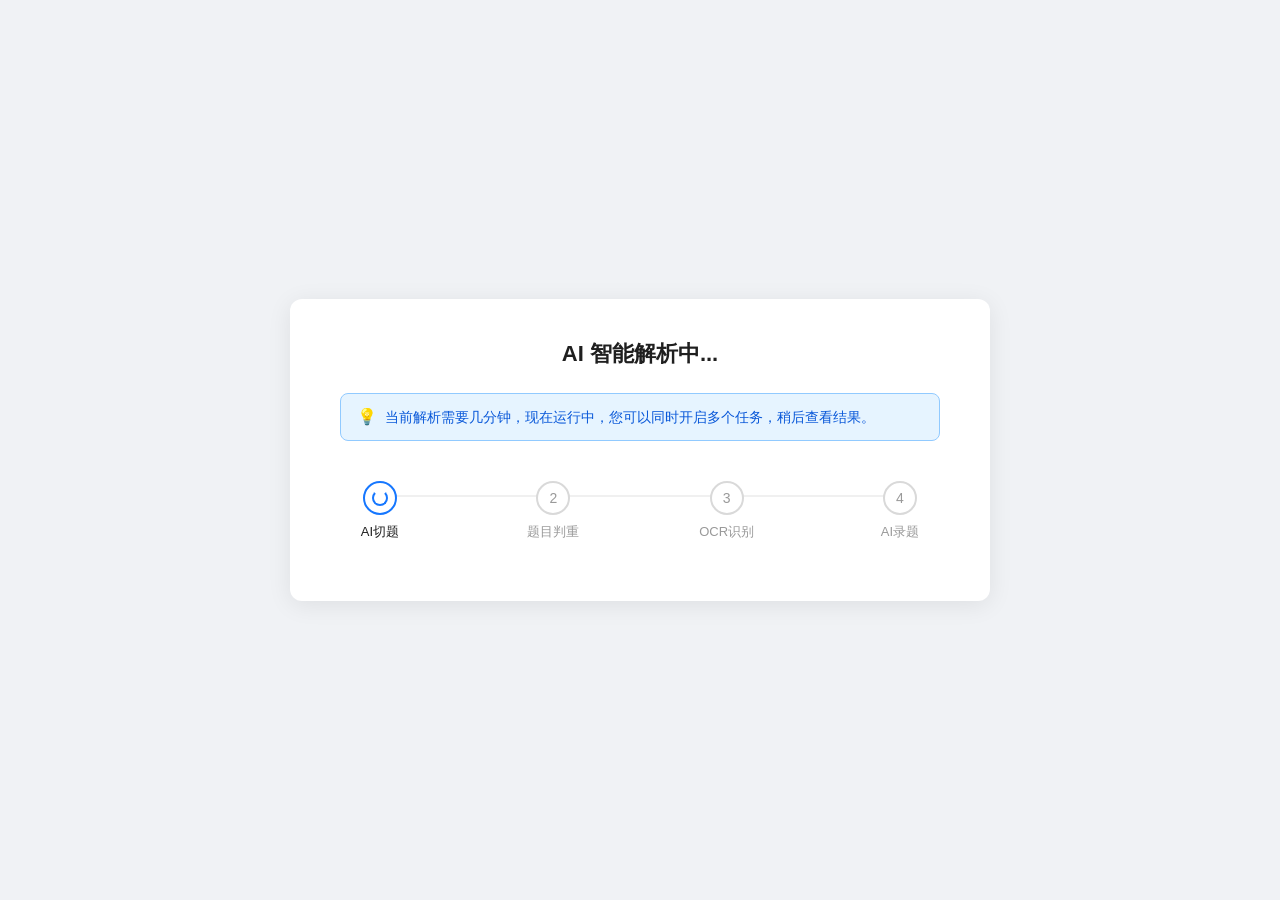
<file: AI解析Loading.html>
<!DOCTYPE html>
<html lang="zh-CN">
<head>
  <meta charset="UTF-8">
  <title>AI智能解析中 - 飞象星球</title>
  <style>
    body {
      margin: 0;
      padding: 0;
      font-family: -apple-system, BlinkMacSystemFont, "Segoe UI", Roboto, "Helvetica Neue", Arial, sans-serif;
      background: #f0f2f5;
      display: flex;
      justify-content: center;
      align-items: center;
      min-height: 100vh;
    }
    .loading-container {
      background: #fff;
      border-radius: 12px;
      box-shadow: 0 4px 24px rgba(0,0,0,0.08);
      width: 600px;
      padding: 40px 50px;
      text-align: center;
    }
    .loading-title {
      font-size: 22px;
      font-weight: 600;
      color: #1f1f1f;
      margin-bottom: 24px;
    }
    .loading-hint {
      font-size: 14px;
      color: #0958d9;
      background: #e6f4ff;
      border: 1px solid #91caff;
      padding: 12px 16px;
      border-radius: 8px;
      margin-bottom: 40px;
      line-height: 1.6;
      text-align: left;
      display: flex;
      align-items: flex-start;
      gap: 8px;
    }
    .loading-hint-icon {
      font-size: 16px;
      line-height: 1.4;
    }
    .pipeline {
      display: flex;
      justify-content: space-between;
      position: relative;
      margin-bottom: 20px;
    }
    .pipeline-line-bg {
      position: absolute;
      top: 14px;
      left: 40px;
      right: 40px;
      height: 2px;
      background: #f0f0f0;
      z-index: 1;
    }
    .pipeline-progress {
      position: absolute;
      top: 14px;
      left: 40px;
      height: 2px;
      background: #1677ff;
      z-index: 2;
      width: 0%;
      transition: width 0.8s ease;
    }
    .step {
      position: relative;
      z-index: 3;
      display: flex;
      flex-direction: column;
      align-items: center;
      gap: 8px;
      width: 80px;
    }
    .step-icon {
      width: 30px;
      height: 30px;
      border-radius: 50%;
      background: #fff;
      border: 2px solid #d9d9d9;
      display: flex;
      align-items: center;
      justify-content: center;
      font-size: 14px;
      color: #999;
      transition: all 0.3s;
    }
    .step.active .step-icon {
      border-color: #1677ff;
      color: #1677ff;
    }
    .step.done .step-icon {
      background: #1677ff;
      border-color: #1677ff;
      color: #fff;
    }
    .step-text {
      font-size: 13px;
      color: #999;
      transition: color 0.3s;
    }
    .step.active .step-text, .step.done .step-text {
      color: #1f1f1f;
      font-weight: 500;
    }
    .spinner {
      display: inline-block;
      width: 12px;
      height: 12px;
      border: 2px solid #1677ff;
      border-top-color: transparent;
      border-radius: 50%;
      animation: spin 1s linear infinite;
    }
    @keyframes spin {
      to { transform: rotate(360deg); }
    }
  </style>
</head>
<body>
  <div class="loading-container">
    <div class="loading-title">AI 智能解析中...</div>
    <div class="loading-hint">
      <span class="loading-hint-icon">💡</span>
      <div>当前解析需要几分钟，现在运行中，您可以同时开启多个任务，稍后查看结果。</div>
    </div>
    
    <div class="pipeline">
      <div class="pipeline-line-bg"></div>
      <div class="pipeline-progress" id="progressLine"></div>
      
      <div class="step active" id="step1">
        <div class="step-icon"><div class="spinner"></div></div>
        <div class="step-text">AI切题</div>
      </div>
      <div class="step" id="step2">
        <div class="step-icon">2</div>
        <div class="step-text">题目判重</div>
      </div>
      <div class="step" id="step3">
        <div class="step-icon">3</div>
        <div class="step-text">OCR识别</div>
      </div>
      <div class="step" id="step4">
        <div class="step-icon">4</div>
        <div class="step-text">AI录题</div>
      </div>
    </div>
  </div>

  <script>
    // 模拟解析进度的动画
    setTimeout(() => {
      document.getElementById('progressLine').style.width = '33.33%';
      document.getElementById('step1').classList.remove('active');
      document.getElementById('step1').classList.add('done');
      document.getElementById('step1').querySelector('.step-icon').innerHTML = '✓';
      
      document.getElementById('step2').classList.add('active');
      document.getElementById('step2').querySelector('.step-icon').innerHTML = '<div class="spinner"></div>';
    }, 1200);

    setTimeout(() => {
      document.getElementById('progressLine').style.width = '66.66%';
      document.getElementById('step2').classList.remove('active');
      document.getElementById('step2').classList.add('done');
      document.getElementById('step2').querySelector('.step-icon').innerHTML = '✓';
      
      document.getElementById('step3').classList.add('active');
      document.getElementById('step3').querySelector('.step-icon').innerHTML = '<div class="spinner"></div>';
    }, 2400);

    setTimeout(() => {
      document.getElementById('progressLine').style.width = '100%';
      document.getElementById('step3').classList.remove('active');
      document.getElementById('step3').classList.add('done');
      document.getElementById('step3').querySelector('.step-icon').innerHTML = '✓';
      
      document.getElementById('step4').classList.add('active');
      document.getElementById('step4').querySelector('.step-icon').innerHTML = '<div class="spinner"></div>';
    }, 3600);

    setTimeout(() => {
      document.getElementById('step4').classList.remove('active');
      document.getElementById('step4').classList.add('done');
      document.getElementById('step4').querySelector('.step-icon').innerHTML = '✓';
      
      // 解析完成，跳转到校改页面
      setTimeout(() => {
        window.location.replace('AI录题校改.html');
      }, 600);
    }, 4800);
  </script>
</body>
</html>
</file>
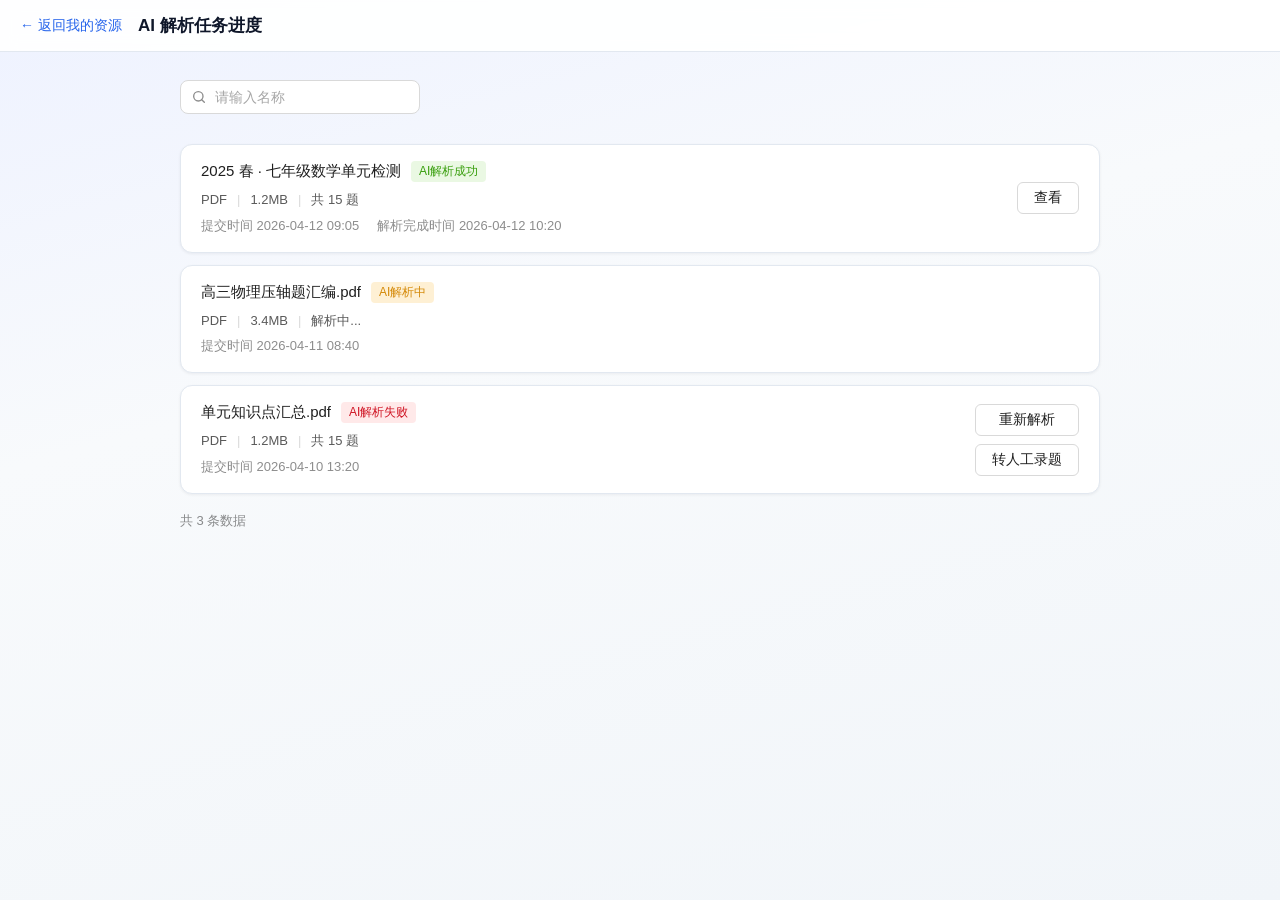
<file: AI解析任务进度.html>
<!DOCTYPE html>
<html lang="zh-CN">
<head>
  <meta charset="UTF-8" />
  <meta name="viewport" content="width=device-width, initial-scale=1" />
  <title>AI 解析任务进度</title>
  <link rel="stylesheet" href="./fx-task-progress-shared.css" />
</head>
<body class="fx-tp-page">
  <header class="fx-tp-bar">
    <a href="index.html" id="backToHomeBtn" onclick="window.location.href='index.html'">← 返回我的资源</a>
    <h1>AI 解析任务进度</h1>
  </header>
  <div class="fx-tp-inner">
    <div id="fxAiFilterBar" class="fx-progress-filter-bar">
      <div class="fx-progress-filter-inner">
        <div class="fx-dg-filter-search">
          <input type="search" id="fxAiNameSearch" class="fx-dg-name-search" placeholder="请输入名称" autocomplete="off" enterkeyhint="search" aria-label="名称" />
        </div>
      </div>
    </div>
    <div id="fxProgressLists">
      <div data-fx-task-list="ai" class="fx-progress-card-list">
        <article class="fx-ai-card" data-category="ai" data-status="AI解析成功" data-content="整卷" data-subject="初中 / 数学" data-grade="七年级下" data-ptype="—" data-title="2025 春 · 七年级数学单元检测">
          <div class="fx-ai-card-left">
            <div class="fx-ai-card-title-row">
              <span class="fx-ai-card-title">2025 春 · 七年级数学单元检测</span>
              <span class="fx-ai-tag fx-ai-parse--ok">AI解析成功</span>
            </div>
            <div class="fx-ai-task-meta">
              <div class="fx-ai-task-tags">
                <span>PDF</span><span class="fx-ai-meta-sep">|</span><span>1.2MB</span><span class="fx-ai-meta-sep">|</span><span>共 15 题</span>
              </div>
              <div class="fx-ai-task-times">
                <span>提交时间 2026-04-12 09:05</span>
                <span>解析完成时间 2026-04-12 10:20</span>
              </div>
            </div>
          </div>
          <div class="fx-ai-actions">
            <button type="button" class="fx-ai-btn">查看</button>
          </div>
        </article>
      </div>
      <div data-fx-task-list="ai" class="fx-progress-card-list">
        <article class="fx-ai-card" data-category="ai" data-status="AI解析中" data-content="整卷" data-subject="高中 / 物理" data-grade="高三" data-ptype="—" data-title="高三物理压轴题汇编.pdf">
          <div class="fx-ai-card-left">
            <div class="fx-ai-card-title-row">
              <span class="fx-ai-card-title">高三物理压轴题汇编.pdf</span>
              <span class="fx-ai-tag fx-ai-parse--ing">AI解析中</span>
            </div>
            <div class="fx-ai-task-meta">
              <div class="fx-ai-task-tags">
                <span>PDF</span><span class="fx-ai-meta-sep">|</span><span>3.4MB</span><span class="fx-ai-meta-sep">|</span><span>解析中...</span>
              </div>
              <div class="fx-ai-task-times">
                <span>提交时间 2026-04-11 08:40</span>
              </div>
            </div>
          </div>
          <div class="fx-ai-actions fx-ai-actions--empty" aria-hidden="true"></div>
        </article>
        <article class="fx-ai-card" data-category="ai" data-status="AI解析失败" data-content="整卷" data-subject="初中 / 数学" data-grade="七年级下" data-ptype="—" data-title="单元知识点汇总.pdf">
          <div class="fx-ai-card-left">
            <div class="fx-ai-card-title-row">
              <span class="fx-ai-card-title">单元知识点汇总.pdf</span>
              <span class="fx-ai-tag fx-ai-parse--fail">AI解析失败</span>
            </div>
            <div class="fx-ai-task-meta">
              <div class="fx-ai-task-tags">
                <span>PDF</span><span class="fx-ai-meta-sep">|</span><span>1.2MB</span><span class="fx-ai-meta-sep">|</span><span>共 15 题</span>
              </div>
              <div class="fx-ai-task-times">
                <span>提交时间 2026-04-10 13:20</span>
              </div>
            </div>
          </div>
          <div class="fx-ai-actions">
            <button type="button" class="fx-ai-btn">重新解析</button>
            <button type="button" class="fx-ai-btn">转人工录题</button>
          </div>
        </article>
      </div>
    </div>
    <p class="fx-ai-pagination" id="fxPageHint">共 3 条数据</p>
  </div>
  <script>
(function () {
  function getAiNameQuery() {
    var inp = document.getElementById('fxAiNameSearch');
    return (inp && inp.value ? String(inp.value) : '').trim().toLowerCase();
  }
  function cardMatchesAiFilters(card) {
    if ((card.getAttribute('data-category') || '') !== 'ai') return true;
    var nameQ = getAiNameQuery();
    var title = (card.getAttribute('data-title') || '').toLowerCase();
    if (nameQ && title.indexOf(nameQ) === -1) return false;
    return true;
  }
  function applyChipFilter() {
    var n = 0;
    document.querySelectorAll('#fxProgressLists .fx-ai-card').forEach(function (card) {
      var ok = cardMatchesAiFilters(card);
      card.classList.toggle('fx-search-out', !ok);
      if (ok) n++;
    });
    var hint = document.getElementById('fxPageHint');
    if (hint) hint.textContent = '共 ' + n + ' 条数据';
  }
  function bindProgressSearch() {
    var ain = document.getElementById('fxAiNameSearch');
    if (ain) {
      ain.addEventListener('input', applyChipFilter);
      ain.addEventListener('search', applyChipFilter);
    }
  }
  function bindListClick() {
    var list = document.getElementById('fxProgressLists');
    if (!list) return;
    list.addEventListener('click', function (e) {
      var btn = e.target.closest('.fx-ai-btn');
      if (!btn) return;
      var t = (btn.textContent || '').trim();
      if (t === '查看') {
        e.preventDefault();
        window.location.href = 'AI录题校改.html';
      }
      if (t === '重新解析') {
        e.preventDefault();
        alert('演示：已加入重新解析队列。');
      }
      if (t === '转人工录题') {
        e.preventDefault();
        window.location.href = '申请委托录题页面.html';
      }
    });
  }
  bindProgressSearch();
  applyChipFilter();
  bindListClick();
})();
  </script>

<script>
// backToHomeBtn click handler fallback
document.addEventListener('click', function(e) {
  var target = e.target.closest('#backToHomeBtn');
  if (target) {
    e.preventDefault();
    e.stopPropagation();
    window.location.href = 'index.html';
  }
}, true);
</script>
</body>
</html>
</file>
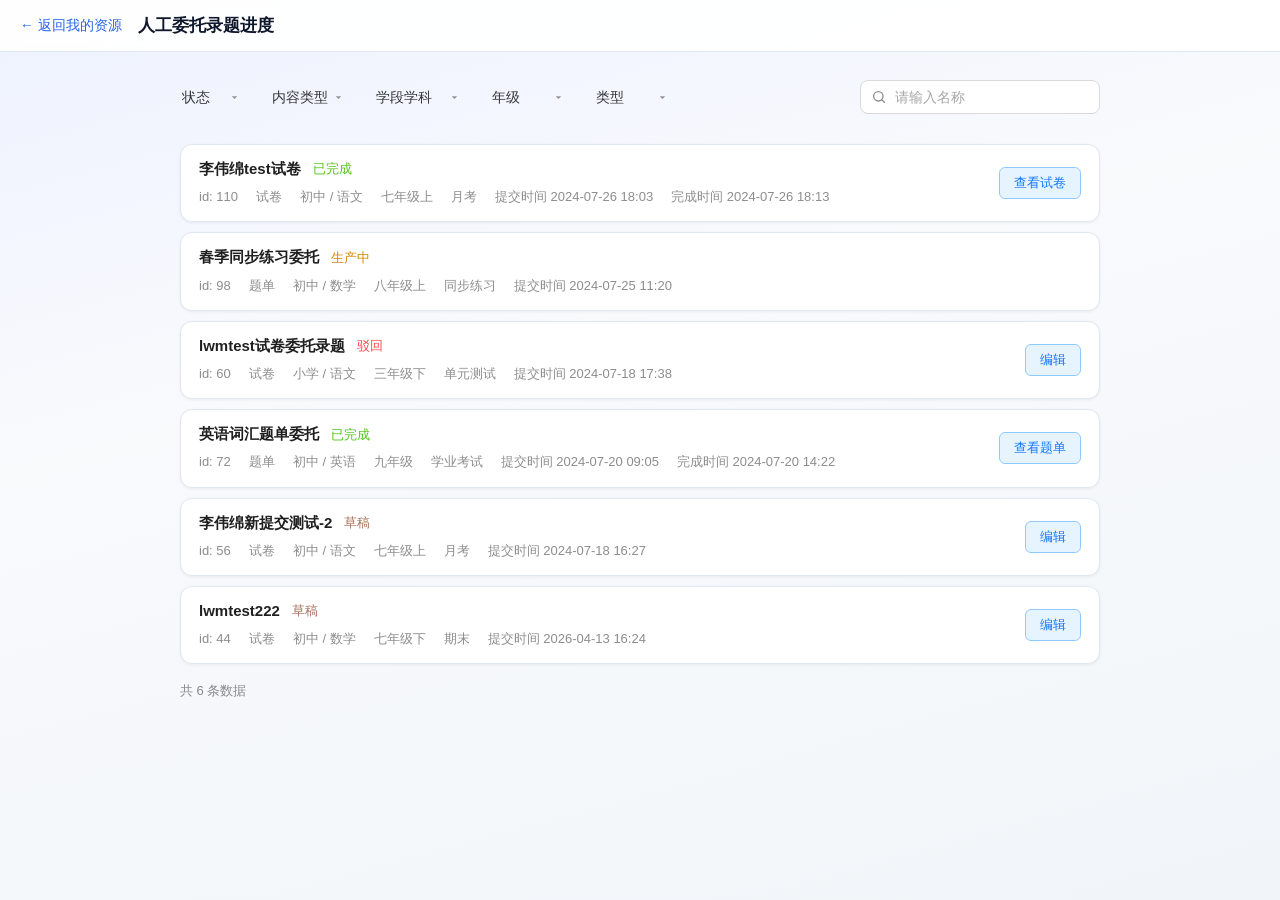
<file: 委托录题进度.html>
<!DOCTYPE html>
<html lang="zh-CN">
<head>
  <meta charset="UTF-8" />
  <meta name="viewport" content="width=device-width, initial-scale=1" />
  <title>委托录题进度</title>
  <link rel="stylesheet" href="./fx-task-progress-shared.css" />
</head>
<body class="fx-tp-page">
  <header class="fx-tp-bar">
    <a href="index.html" id="backToHomeBtn" onclick="window.location.href='index.html'">← 返回我的资源</a>
    <h1>人工委托录题进度</h1>
  </header>
  <div class="fx-tp-inner">
    <div id="fxDelegateFilterBar" class="fx-progress-filter-bar">
      <div class="fx-progress-filter-inner">
        <div class="fx-progress-filter-filters">
          <select id="fxDgFStatus" class="fx-dg-fsel" aria-label="状态">
            <option value="" selected>状态</option>
            <option value="已完成">已完成</option>
            <option value="生产中">生产中</option>
            <option value="草稿">草稿</option>
            <option value="驳回">驳回</option>
          </select>
          <select id="fxDgFContent" class="fx-dg-fsel" aria-label="内容类型">
            <option value="" selected>内容类型</option>
            <option value="试卷">试卷</option>
            <option value="题单">题单</option>
          </select>
          <select id="fxDgFSubject" class="fx-dg-fsel" aria-label="学段学科">
            <option value="" selected>学段学科</option>
            <option value="初中 / 语文">初中 / 语文</option>
            <option value="初中 / 数学">初中 / 数学</option>
            <option value="初中 / 英语">初中 / 英语</option>
            <option value="小学 / 语文">小学 / 语文</option>
          </select>
          <select id="fxDgFGrade" class="fx-dg-fsel" aria-label="年级">
            <option value="" selected>年级</option>
            <option value="七年级上">七年级上</option>
            <option value="七年级下">七年级下</option>
            <option value="八年级上">八年级上</option>
            <option value="九年级">九年级</option>
            <option value="三年级下">三年级下</option>
          </select>
          <select id="fxDgFType" class="fx-dg-fsel" aria-label="类型">
            <option value="" selected>类型</option>
            <option value="月考">月考</option>
            <option value="同步练习">同步练习</option>
            <option value="单元测试">单元测试</option>
            <option value="学业考试">学业考试</option>
            <option value="期末">期末</option>
          </select>
        </div>
        <div class="fx-dg-filter-search">
          <input type="search" id="fxDelegateNameSearch" class="fx-dg-name-search" placeholder="请输入名称" autocomplete="off" enterkeyhint="search" aria-label="名称" />
        </div>
      </div>
    </div>
    <div id="fxProgressLists">
      <div id="fxDelegateCardList" class="fx-progress-card-list">
        <article class="fx-ai-card fx-dg-card" data-category="delegate" data-status="已完成" data-content="试卷" data-subject="初中 / 语文" data-grade="七年级上" data-ptype="月考" data-title="李伟绵test试卷">
          <div class="fx-dg-main">
            <div class="fx-dg-line1">
              <span class="fx-dg-title">李伟绵test试卷</span>
              <span class="fx-dg-status fx-dg-status--done">已完成</span>
            </div>
            <div class="fx-dg-line2">
              <span>id: 110</span><span>试卷</span><span>初中 / 语文</span><span>七年级上</span><span>月考</span><span>提交时间 2024-07-26 18:03</span><span>完成时间 2024-07-26 18:13</span>
            </div>
          </div>
          <div class="fx-dg-aside"><button type="button" class="fx-dg-action">查看试卷</button></div>
        </article>
        <article class="fx-ai-card fx-dg-card" data-category="delegate" data-status="生产中" data-content="题单" data-subject="初中 / 数学" data-grade="八年级上" data-ptype="同步练习" data-title="春季同步练习委托">
          <div class="fx-dg-main">
            <div class="fx-dg-line1">
              <span class="fx-dg-title">春季同步练习委托</span>
              <span class="fx-dg-status fx-dg-status--make">生产中</span>
            </div>
            <div class="fx-dg-line2">
              <span>id: 98</span><span>题单</span><span>初中 / 数学</span><span>八年级上</span><span>同步练习</span><span>提交时间 2024-07-25 11:20</span>
            </div>
          </div>
          <div class="fx-dg-aside fx-dg-aside--empty" aria-hidden="true"></div>
        </article>
        <article class="fx-ai-card fx-dg-card" data-category="delegate" data-status="驳回" data-content="试卷" data-subject="小学 / 语文" data-grade="三年级下" data-ptype="单元测试" data-title="lwmtest试卷委托录题">
          <div class="fx-dg-main">
            <div class="fx-dg-line1">
              <span class="fx-dg-title">lwmtest试卷委托录题</span>
              <span class="fx-dg-status fx-dg-status--reject">驳回</span>
            </div>
            <div class="fx-dg-line2">
              <span>id: 60</span><span>试卷</span><span>小学 / 语文</span><span>三年级下</span><span>单元测试</span><span>提交时间 2024-07-18 17:38</span>
            </div>
          </div>
          <div class="fx-dg-aside"><button type="button" class="fx-dg-action">编辑</button></div>
        </article>
        <article class="fx-ai-card fx-dg-card" data-category="delegate" data-status="已完成" data-content="题单" data-subject="初中 / 英语" data-grade="九年级" data-ptype="学业考试" data-title="英语词汇题单委托">
          <div class="fx-dg-main">
            <div class="fx-dg-line1">
              <span class="fx-dg-title">英语词汇题单委托</span>
              <span class="fx-dg-status fx-dg-status--done">已完成</span>
            </div>
            <div class="fx-dg-line2">
              <span>id: 72</span><span>题单</span><span>初中 / 英语</span><span>九年级</span><span>学业考试</span><span>提交时间 2024-07-20 09:05</span><span>完成时间 2024-07-20 14:22</span>
            </div>
          </div>
          <div class="fx-dg-aside"><button type="button" class="fx-dg-action">查看题单</button></div>
        </article>
        <article class="fx-ai-card fx-dg-card" data-category="delegate" data-status="草稿" data-content="试卷" data-subject="初中 / 语文" data-grade="七年级上" data-ptype="月考" data-title="李伟绵新提交测试-2">
          <div class="fx-dg-main">
            <div class="fx-dg-line1">
              <span class="fx-dg-title">李伟绵新提交测试-2</span>
              <span class="fx-dg-status fx-dg-status--draft">草稿</span>
            </div>
            <div class="fx-dg-line2">
              <span>id: 56</span><span>试卷</span><span>初中 / 语文</span><span>七年级上</span><span>月考</span><span>提交时间 2024-07-18 16:27</span>
            </div>
          </div>
          <div class="fx-dg-aside"><button type="button" class="fx-dg-action">编辑</button></div>
        </article>
        <article class="fx-ai-card fx-dg-card" data-category="delegate" data-status="草稿" data-content="试卷" data-subject="初中 / 数学" data-grade="七年级下" data-ptype="期末" data-title="lwmtest222">
          <div class="fx-dg-main">
            <div class="fx-dg-line1">
              <span class="fx-dg-title">lwmtest222</span>
              <span class="fx-dg-status fx-dg-status--draft">草稿</span>
            </div>
            <div class="fx-dg-line2">
              <span>id: 44</span><span>试卷</span><span>初中 / 数学</span><span>七年级下</span><span>期末</span><span>提交时间 2026-04-13 16:24</span>
            </div>
          </div>
          <div class="fx-dg-aside"><button type="button" class="fx-dg-action">编辑</button></div>
        </article>
      </div>
    </div>
    <p class="fx-ai-pagination" id="fxPageHint">共 6 条数据</p>
  </div>
  <script>
(function () {
  function getDelegateNameQuery() {
    var nameInp = document.getElementById('fxDelegateNameSearch');
    return (nameInp && nameInp.value ? String(nameInp.value) : '').trim().toLowerCase();
  }
  function cardMatchesDelegateFilters(card) {
    var nameQ = getDelegateNameQuery();
    var title = (card.getAttribute('data-title') || '').toLowerCase();
    if (nameQ && title.indexOf(nameQ) === -1) return false;
    function val(id) {
      var el = document.getElementById(id);
      return el && el.value ? String(el.value) : '';
    }
    var st = val('fxDgFStatus');
    if (st && (card.getAttribute('data-status') || '') !== st) return false;
    var ct = val('fxDgFContent');
    if (ct && (card.getAttribute('data-content') || '') !== ct) return false;
    var sub = val('fxDgFSubject');
    if (sub && (card.getAttribute('data-subject') || '') !== sub) return false;
    var gr = val('fxDgFGrade');
    if (gr && (card.getAttribute('data-grade') || '') !== gr) return false;
    var pt = val('fxDgFType');
    if (pt && (card.getAttribute('data-ptype') || '') !== pt) return false;
    return true;
  }
  function applyChipFilter() {
    var n = 0;
    document.querySelectorAll('#fxDelegateCardList .fx-ai-card').forEach(function (card) {
      var ok = cardMatchesDelegateFilters(card);
      card.classList.toggle('fx-search-out', !ok);
      if (ok) n++;
    });
    var hint = document.getElementById('fxPageHint');
    if (hint) hint.textContent = '共 ' + n + ' 条数据';
  }
  function bindProgressSearch() {
    var dgBar = document.getElementById('fxDelegateFilterBar');
    if (dgBar) {
      dgBar.querySelectorAll('select').forEach(function (sel) {
        sel.addEventListener('change', applyChipFilter);
      });
    }
    var dn = document.getElementById('fxDelegateNameSearch');
    if (dn) {
      dn.addEventListener('input', applyChipFilter);
      dn.addEventListener('search', applyChipFilter);
    }
  }
  function bindListClick() {
    var list = document.getElementById('fxProgressLists');
    if (!list) return;
    list.addEventListener('click', function (e) {
      var dg = e.target.closest('.fx-dg-action');
      if (dg) {
        e.preventDefault();
        var t = (dg.textContent || '').trim();
        if (t === '查看试卷' || t === '查看题单') window.location.href = '编辑试卷.html';
        else if (t === '编辑') window.location.href = '申请委托录题页面.html';
      }
    });
  }
  bindProgressSearch();
  applyChipFilter();
  bindListClick();
})();
  </script>

<script>
// backToHomeBtn click handler fallback
document.addEventListener('click', function(e) {
  var target = e.target.closest('#backToHomeBtn');
  if (target) {
    e.preventDefault();
    e.stopPropagation();
    window.location.href = 'index.html';
  }
}, true);
</script>
</body>
</html>
</file>
<file: fx-task-progress-shared.css>
/* 独立进度页与录题列表共用的任务列表样式（从录题列表内联样式抽取） */
.fx-tp-page {
  margin: 0;
  min-height: 100vh;
  font-family: -apple-system, BlinkMacSystemFont, 'Segoe UI', Roboto, 'Helvetica Neue', Arial, sans-serif;
  font-size: 14px;
  color: rgba(0, 0, 0, 0.88);
  background: linear-gradient(165deg, #eef2ff 0%, #f8fafc 38%, #f1f5f9 100%);
  box-sizing: border-box;
}
.fx-tp-page * { box-sizing: border-box; }
.fx-tp-bar {
  position: sticky;
  top: 0;
  z-index: 10;
  display: flex;
  align-items: center;
  gap: 16px;
  flex-wrap: wrap;
  padding: 14px 20px;
  background: rgba(255, 255, 255, 0.92);
  backdrop-filter: blur(8px);
  border-bottom: 1px solid #e2e8f0;
}
.fx-tp-bar a {
  color: #2563eb;
  text-decoration: none;
  font-weight: 500;
  font-size: 14px;
}
.fx-tp-bar a:hover { text-decoration: underline; }
.fx-tp-bar h1 {
  margin: 0;
  font-size: 17px;
  font-weight: 600;
  color: #0f172a;
  flex: 1;
  min-width: 0;
}
.fx-tp-inner {
  max-width: 960px;
  margin: 0 auto;
  padding: 20px 20px 48px;
}
.fx-progress-filter-bar {
  margin: 0 0 18px;
  padding: 8px 0 12px;
  background: transparent;
  border: none;
}
.fx-progress-filter-inner {
  display: flex;
  flex-wrap: wrap;
  align-items: center;
  gap: 12px 22px;
  justify-content: space-between;
}
.fx-progress-filter-filters {
  display: flex;
  flex-wrap: wrap;
  align-items: center;
  gap: 10px 28px;
  flex: 1;
  min-width: 0;
}
.fx-progress-filter-filters .fx-dg-fsel {
  appearance: none;
  -webkit-appearance: none;
  margin: 0;
  cursor: pointer;
  border: none;
  border-radius: 4px;
  background: transparent;
  padding: 4px 18px 4px 2px;
  font-size: 14px;
  line-height: 1.5;
  color: rgba(0, 0, 0, 0.78);
  min-width: 3.5em;
  max-width: 16em;
  background-image: url("data:image/svg+xml,%3Csvg xmlns='http://www.w3.org/2000/svg' width='11' height='11' viewBox='0 0 12 12'%3E%3Cpath fill='%23949494' d='M3 4.5L6 7.5L9 4.5'/%3E%3C/svg%3E");
  background-repeat: no-repeat;
  background-position: right 2px center;
  background-size: 11px 11px;
}
.fx-progress-filter-filters .fx-dg-fsel:hover { background-color: rgba(0, 0, 0, 0.04); }
.fx-progress-filter-filters .fx-dg-fsel:focus { outline: none; }
.fx-progress-filter-filters .fx-dg-fsel:focus-visible {
  outline: 2px solid #2563eb;
  outline-offset: 2px;
  border-radius: 4px;
}
.fx-dg-filter-search {
  flex-shrink: 0;
  min-width: 160px;
  max-width: 280px;
  width: 100%;
}
@media (min-width: 900px) {
  .fx-dg-filter-search { width: 240px; }
}
.fx-dg-name-search {
  width: 100%;
  padding: 8px 12px 8px 34px;
  font-size: 14px;
  border: 1px solid #d9d9d9;
  border-radius: 8px;
  background: #fff url("data:image/svg+xml,%3Csvg xmlns='http://www.w3.org/2000/svg' width='16' height='16' viewBox='0 0 24 24' fill='none' stroke='%238c8c8c' stroke-width='2'%3E%3Ccircle cx='11' cy='11' r='7'/%3E%3Cpath d='M20 20l-4.3-4.3' stroke-linecap='round'/%3E%3C/svg%3E") no-repeat 10px center;
  color: rgba(0, 0, 0, 0.88);
  outline: none;
  transition: border-color 0.15s, box-shadow 0.15s;
}
.fx-dg-name-search::placeholder { color: rgba(0, 0, 0, 0.35); }
.fx-dg-name-search:hover { border-color: #b5b5b5; }
.fx-dg-name-search:focus {
  border-color: #2563eb;
  box-shadow: 0 0 0 2px rgba(37, 99, 235, 0.12);
}
.fx-progress-card-list .fx-ai-card.fx-search-out { display: none !important; }
.fx-ai-list-title {
  font-size: 15px;
  font-weight: 600;
  margin: 0 0 16px;
  color: rgba(0, 0, 0, 0.88);
}
.fx-ai-card {
  display: flex;
  align-items: stretch;
  justify-content: space-between;
  gap: 16px;
  padding: 16px 20px;
  background: #fff;
  border: 1px solid #e2e8f0;
  border-radius: 12px;
  margin-bottom: 12px;
  box-shadow: 0 1px 3px rgba(15, 23, 42, 0.06);
}
.fx-ai-card.fx-filtered-out { display: none; }
.fx-ai-card.fx-dg-card {
  align-items: center;
  padding: 14px 18px;
  margin-bottom: 10px;
  gap: 20px;
}
.fx-dg-main { flex: 1; min-width: 0; }
.fx-dg-line1 {
  display: flex;
  align-items: center;
  flex-wrap: wrap;
  gap: 8px 12px;
  margin-bottom: 8px;
}
.fx-dg-title { font-size: 15px; font-weight: 600; color: rgba(0, 0, 0, 0.88); line-height: 1.35; }
.fx-dg-status { font-size: 13px; font-weight: 500; line-height: 1.35; }
.fx-dg-status--done { color: #52c41a; }
.fx-dg-status--make { color: #d48806; }
.fx-dg-status--draft { color: #a8715a; }
.fx-dg-status--reject { color: #ff4d4f; }
.fx-dg-line2 {
  display: flex;
  flex-wrap: wrap;
  align-items: center;
  gap: 6px 18px;
  font-size: 13px;
  color: rgba(0, 0, 0, 0.45);
  line-height: 1.55;
}
.fx-dg-line2 span { white-space: nowrap; }
.fx-dg-aside {
  flex-shrink: 0;
  display: flex;
  align-items: center;
  justify-content: flex-end;
  min-width: 88px;
}
.fx-dg-action {
  padding: 6px 14px;
  font-size: 13px;
  border: 1px solid #91caff;
  border-radius: 6px;
  background: #e6f4ff;
  color: #1677ff;
  cursor: pointer;
  white-space: nowrap;
  font-weight: 500;
}
.fx-dg-action:hover { background: #bae0ff; border-color: #69b1ff; }
.fx-dg-aside--empty { min-width: 88px; }
.fx-ai-card-left { flex: 1; min-width: 0; }
.fx-ai-card-title-row {
  display: flex;
  align-items: center;
  gap: 10px;
  flex-wrap: wrap;
  margin-bottom: 8px;
}
.fx-ai-card-title { font-weight: 500; font-size: 15px; color: rgba(0, 0, 0, 0.88); }
.fx-ai-tag {
  display: inline-block;
  padding: 2px 8px;
  font-size: 12px;
  border-radius: 4px;
  background: rgba(0, 0, 0, 0.04);
  color: rgba(0, 0, 0, 0.65);
}
.fx-ai-tag.fx-ai-parse--ing { background: rgba(250, 173, 20, 0.18); color: #d48806; }
.fx-ai-tag.fx-ai-parse--ok { background: rgba(82, 196, 26, 0.12); color: #389e0d; }
.fx-ai-tag.fx-ai-parse--fail { background: rgba(255, 77, 79, 0.12); color: #cf1322; }
.fx-ai-task-meta { margin-top: 2px; }
.fx-ai-task-tags {
  display: flex;
  flex-wrap: wrap;
  align-items: center;
  gap: 0 8px;
  font-size: 13px;
  color: rgba(0, 0, 0, 0.65);
  line-height: 1.5;
  margin-bottom: 6px;
}
.fx-ai-meta-sep { color: #d9d9d9; user-select: none; margin: 0 2px; }
.fx-ai-task-times {
  display: flex;
  flex-wrap: wrap;
  align-items: center;
  gap: 6px 18px;
  font-size: 13px;
  color: rgba(0, 0, 0, 0.45);
  line-height: 1.55;
}
.fx-ai-task-times > span { white-space: nowrap; }
.fx-ai-actions {
  display: flex;
  flex-direction: column;
  gap: 8px;
  justify-content: center;
  flex-shrink: 0;
}
.fx-ai-actions--empty { min-width: 88px; min-height: 72px; visibility: hidden; pointer-events: none; }
.fx-ai-btn {
  padding: 6px 16px;
  font-size: 14px;
  border: 1px solid #d9d9d9;
  border-radius: 6px;
  background: #fff;
  color: rgba(0, 0, 0, 0.88);
  cursor: pointer;
}
.fx-ai-btn:hover { border-color: #2563eb; color: #2563eb; }
.fx-ai-pagination { margin-top: 18px; font-size: 13px; color: rgba(0, 0, 0, 0.45); }
</file>
